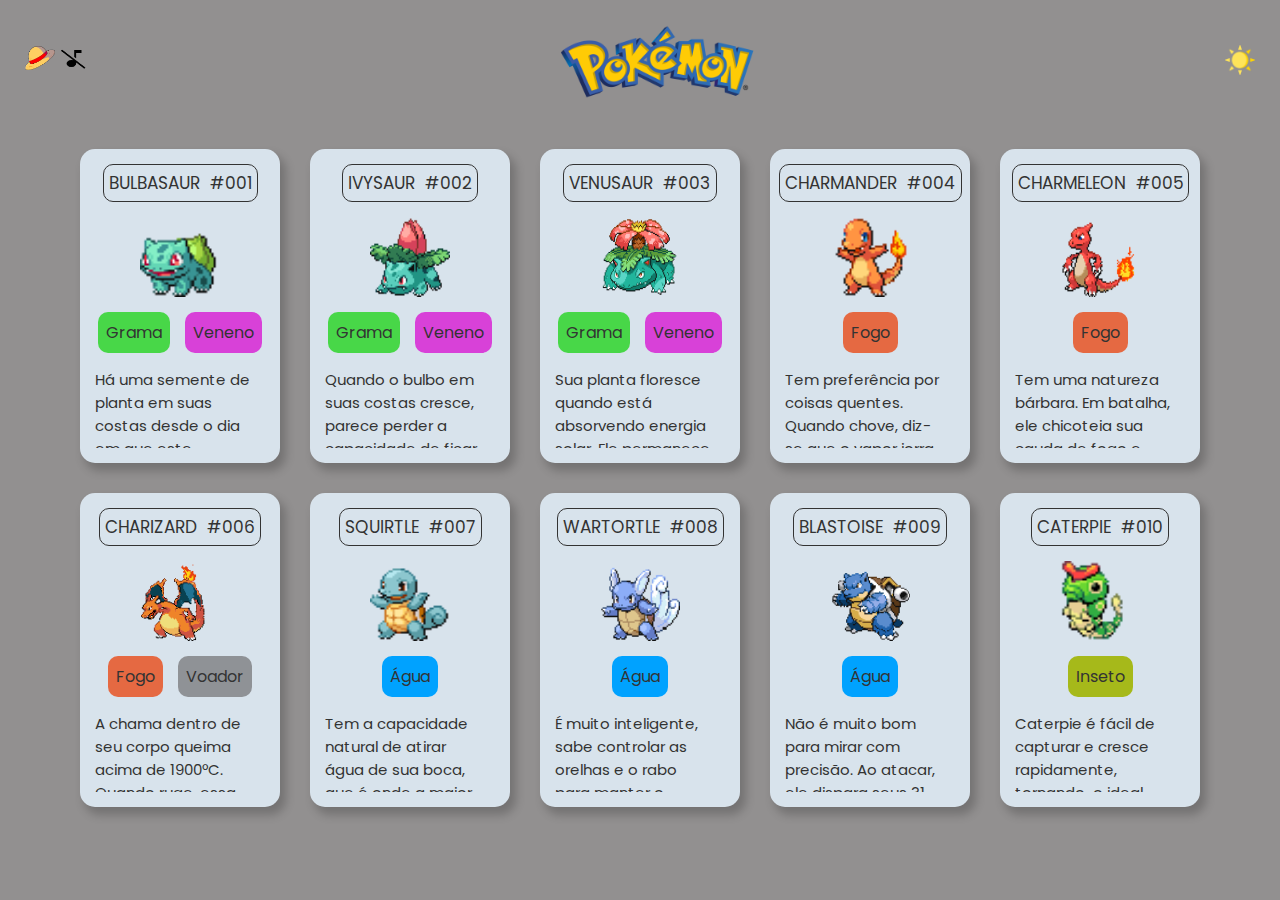
<file: index.html>
<!DOCTYPE html>
<html lang="pt-br">
<head>
    <meta charset="UTF-8">
    <meta http-equiv="X-UA-Compatible" content="IE=edge">
    <meta name="viewport" content="width=device-width, initial-scale=1.0">
    <title>Pokedex</title>

    <link rel="preconnect" href="https://fonts.googleapis.com">
    <link rel="preconnect" href="https://fonts.gstatic.com" crossorigin>
    <link href="https://fonts.googleapis.com/css2?family=Kaushan+Script&family=Poppins:wght@300;500;800&family=Roboto:wght@700;900&display=swap" rel="stylesheet">
    
    <link rel="stylesheet" href="./src/css/reset.css">
    <link rel="stylesheet" href="./src/css/style.css">
    <link rel="stylesheet" href="./src/css/scrollbar.css">
    <link rel="shortcut icon" href="./src/imagens/pokeballlogo-png-0.ico">
</head>
<body>
    <header>
        <div>
            <a href="./index2.html" class="tema-chapeu">
                <img src="./src/onepiece/chapeu.png" alt="Pokebola" class="logo">
            </a>
            <button id="botao-alterar-musica">
                <img src="./src/imagens/sound-on.svg" alt="Musica" class="botao-on">
            </button>
        </div>
        <img src="./src/imagens/Logo.svg.png" alt="Logo Pokemon" class="logo-pokemon">

        <button id="botao-alterar-tema">
            <img src="./src/imagens/sun.png" alt="Sol" class="botao">
        </button>
    </header>

    <main>
        <ul class="listagem-pokemon">
            <li class="cartao-pokemon">
                <div class="informacoes">
                    <span>Bulbasaur</span>
                    <span>#001</span>
                </div>

                <img src="./src/imagens/bulbasaur.gif" alt="Gif Bulbasaur" class="gif">

                <ul class="tipos">
                    <li class="tipo grama">Grama</li>
                    <li class="tipo veneno">Veneno</li>
                </ul>

                <p class="descricao">Há uma semente de planta em suas costas desde o dia em que este Pokemon nasce. A semente cresce lentamente.</p>
            </li>

                   <li class="cartao-pokemon">
                <div class="informacoes">
                    <span>Ivysaur</span>
                    <span>#002</span>
                </div>

                <img src="./src/imagens/ivysaur.gif" alt="Gif ivysaur" class="gif">

                <ul class="tipos">
                    <li class="tipo grama">Grama</li>
                    <li class="tipo veneno">Veneno</li>
                </ul>

                <p class="descricao">Quando o bulbo em suas costas cresce, parece perder a capacidade de ficar em pé</p>
            </li>

              </li>

                   <li class="cartao-pokemon">
                <div class="informacoes">
                    <span>Venusaur</span>
                    <span>#003</span>
                </div>

                <img src="./src/imagens/venusaur.gif" alt="Gif venusaur" class="gif">

                <ul class="tipos">
                    <li class="tipo grama">Grama</li>
                    <li class="tipo veneno">Veneno</li>
                </ul>

                <p class="descricao">Sua planta floresce quando está absorvendo energia solar. Ele permanece em movimento para buscar energia solar</p>
            </li>

              </li>

                   <li class="cartao-pokemon">
                <div class="informacoes">
                    <span>Charmander</span>
                    <span>#004</span>
                </div>

                <img src="./src/imagens/charmander.gif" alt="Gif charmander" class="gif">

                <ul class="tipos">
                    <li class="tipo fogo">Fogo</li>
                </ul>

                <p class="descricao">Tem preferência por coisas quentes. Quando chove, diz-se que o vapor jorra da ponta da sua calda.</p>
            </li>

              </li>

                   <li class="cartao-pokemon">
                <div class="informacoes">
                    <span>Charmeleon</span>
                    <span>#005</span>
                </div>

                <img src="./src/imagens/charmeleon.gif" alt="Gif chameleon" class="gif">

                <ul class="tipos">
                    <li class="tipo fogo">Fogo</li>
                </ul>

                <p class="descricao">Tem uma natureza bárbara. Em batalha, ele chicoteia sua cauda de fogo e corta com garras afiadas.</p>
            </li>
            
              </li>

                   <li class="cartao-pokemon">
                <div class="informacoes">
                    <span>Charizard</span>
                    <span>#006</span>
                </div>

                <img src="./src/imagens/charizard.gif" alt="Gif charizard" class="gif">

                <ul class="tipos">
                    <li class="tipo fogo">Fogo</li>
                    <li class="tipo voador">Voador</li>
                </ul>

                <p class="descricao">A chama dentro de seu corpo queima acima de 1900ºC. Quando ruge, essa temperatura sobe ainda mais. 
                </p>
            </li>

            <li class="cartao-pokemon">
                <div class="informacoes">
                    <span>Squirtle</span>
                    <span>#007</span>
                </div>

                <img src="./src/imagens/squirtle.gif" alt="Gif squirtle" class="gif">

                <ul class="tipos">
                    <li class="tipo agua">Água</li>
                </ul>

                <p class="descricao">Tem a capacidade natural de atirar água de sua boca, que é onde a maior parte de seus ataques vem.</p>
            </li>

            <li class="cartao-pokemon">
                <div class="informacoes">
                    <span>Wartortle</span>
                    <span>#008</span>
                </div>

                <img src="./src/imagens/wartortle.gif" alt="Gif wartortle" class="gif">

                <ul class="tipos">
                    <li class="tipo agua">Água</li>
                </ul>

                <p class="descricao">É muito inteligente, sabe controlar as orelhas e o rabo para manter o equilibrio na água e nadar em altas velocidades</p>
            </li>

            <li class="cartao-pokemon">
                <div class="informacoes">
                    <span>Blastoise</span>
                    <span>#009</span>
                </div>

                <img src="./src/imagens/blastoise.gif" alt="Gif blastoise" class="gif">

                <ul class="tipos">
                    <li class="tipo agua">Água</li>
                </ul>

                <p class="descricao">Não é muito bom para mirar com precisão. Ao atacar, ele dispara seus 31 canhões repetidamente.</p>
            </li>

            <li class="cartao-pokemon">
                <div class="informacoes">
                    <span>Caterpie</span>
                    <span>#010</span>
                </div>

                <img src="./src/imagens/caterpie.gif" alt="Gif caterpie" class="gif">

                <ul class="tipos">
                    <li class="tipo inseto">Inseto</li>
                </ul>

                <p class="descricao">Caterpie é fácil de capturar e cresce rapidamente, tornando-o ideal para novos treinadores.</p>
            </li>
        </ul>
    </main>

    <script src="./src/js/index.js"></script>
</body>
</html>
</file>
<file: src/css/style.css>
body {
    font-family: 'Poppins', sans-serif;
    max-width: 1280px;
    margin: 0 auto;
    background-color: #5e5b5bad;
    color: #333333;
}

body.modo-escuro .botao-on {
    background-color: #212121;
    color: #f5f5f5;
}

header {
    display: flex;
    justify-content: space-between;
    align-items: center;
    padding: 25px;
}

header .logo,
header .botao {
    width: 30px;

}
header .botao-on {
    height: 23.5px;
    width: 30px;
}

header .logo-pokemon {
    width: 200px; 
}

header .tema-chapeu {
    text-decoration: none;
}

header #botao-alterar-tema,
header #botao-alterar-musica {
    background: none;
    border: none;
}


header .logo-pokemon:hover { 
    transform: scale(1.2);
    transition: 0.5s ease-in-out;
}

header .logo:hover,
header .botao:hover,
header .botao-on:hover, 
main .cartao-pokemon:hover {
    transform: scale(1.1);
    cursor: pointer;
    transition: 0.3s ease-in-out;
}

main {
    padding: 25px;
}

main .listagem-pokemon {
    display: flex;
    flex-wrap: wrap;
    gap: 30px;
    justify-content: center;
}

main .cartao-pokemon {
    background-color: #d8e3ec;
    width: 200px;
    padding: 15px;
    display: flex;
    flex-direction: column;
    align-items: center;
    gap: 15px;
    border-radius: 15px;
    transition: 0.2s ease-in-out;
    box-shadow: 5px 7px 10px 1px rgba(0, 0, 0, 0.206);

}

main .cartao-pokemon:hover {
    background-color: #96d9d6;
    transform: scale(1.05);
    cursor: auto;
}

.modo-escuro .cartao-pokemon {
    background-color: #a8a8a8;
}

main .cartao-pokemon .informacoes {
    display: flex;
    justify-content: space-between;
    border: 1px solid #333333;
    border-radius: 10px;
}

main .cartao-pokemon .informacoes span {
    padding: 5px;
    text-transform: uppercase;
    font-size: 17px;
}

main .cartao-pokemon .gif {
    width: 80px;
    height: 80px;
}

main .cartao-pokemon .tipos {
    display: flex;
    gap: 15px;

}

main .cartao-pokemon .tipo {
    padding: 8px;
    border-radius: 10px;
}

.grama {
    background-color: rgb(72, 215, 72);
}

.veneno {
    background-color: rgb(216, 65, 216);
}

.fogo {
    background-color: rgba(232, 83, 37, 0.851);
}

.voador {
    background-color: rgba(121, 121, 123, 0.767);
}

.agua {
    background-color: rgb(0, 162, 255);
}

.inseto {
    background-color: #a6b91a;
}

main .descricao {
    max-height: 80px;
    overflow-y: scroll;
    font-size: 15px;
    padding-right: 10px;
}
</file>
<file: src/css/scrollbar.css>
/* Works on Firefox */
* {
    scrollbar-width: thin;
    scrollbar-color: rgb(254, 254, 254) rgb(0, 0, 0);
}

/* Works on Chrome, Edge, and Safari */
*::-webkit-scrollbar {
    width: 8px;
}

*::-webkit-scrollbar-track {
    background: rgb(255, 255, 255);
    border-radius: 5px;
}

*::-webkit-scrollbar-thumb {
    background-color: rgb(128, 129, 129);
    border-radius: 10px;
    border: 2px solid rgb(255, 255, 255);
}
</file>
